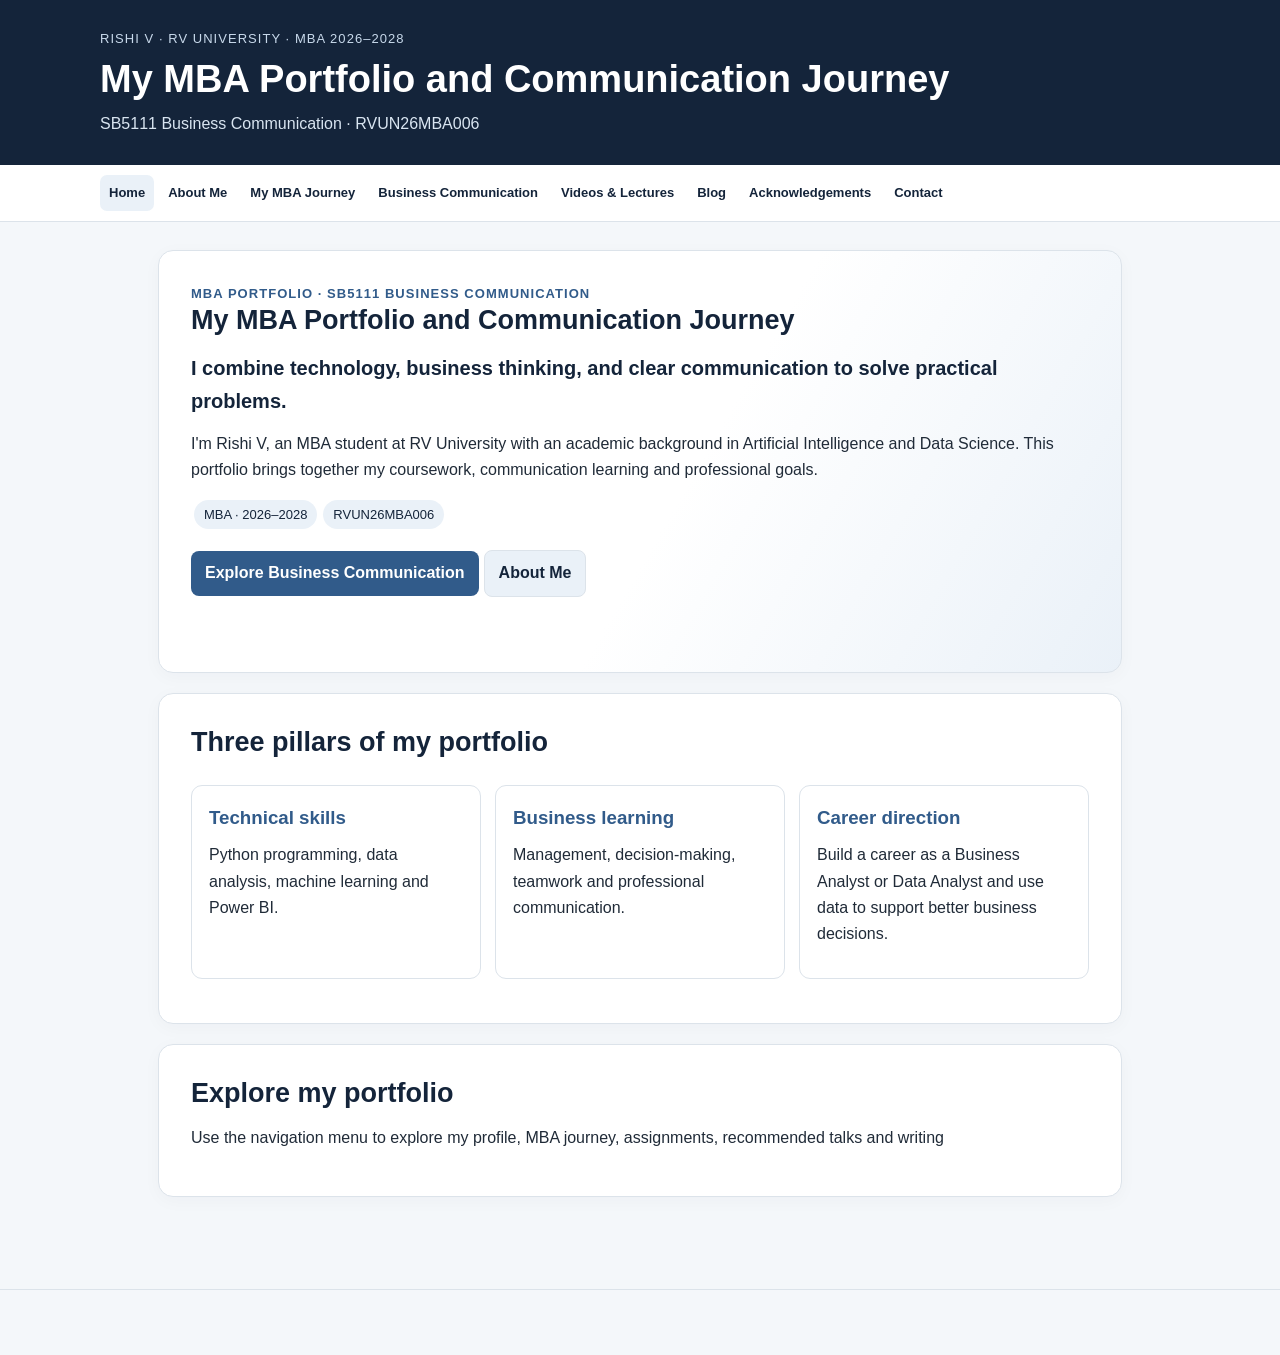
<file: index.html>
<!doctype html><html lang="en"><head><meta charset="utf-8"><meta name="viewport" content="width=device-width, initial-scale=1"><title>Home | Rishi V — MBA Portfolio</title><link rel="stylesheet" href="style.css"><meta name="description" content="Rishi V's MBA portfolio and SB5111 Business Communication learning journey at RV University."></head><body><header><div class="brand">Rishi V · RV University · MBA 2026–2028</div><h1>My MBA Portfolio and Communication Journey</h1><p>SB5111 Business Communication · RVUN26MBA006</p></header><nav aria-label="Main navigation"><a href="index.html" class="active">Home</a><a href="about-me.html">About Me</a><a href="mba-journey.html">My MBA Journey</a><a href="business-communication.html">Business Communication</a><a href="recommended-videos.html">Videos & Lectures</a><a href="blog.html">Blog</a><a href="acknowledgements.html">Acknowledgements</a><a href="contact.html">Contact</a></nav><main>
<section class="hero"><div><div class="eyebrow">MBA Portfolio · SB5111 Business Communication</div><h2>My MBA Portfolio and Communication Journey</h2><p class="tagline">I combine technology, business thinking, and clear communication to solve practical problems.</p><p>I'm Rishi V, an MBA student at RV University with an academic background in Artificial Intelligence and Data Science. This portfolio brings together my coursework, communication learning and professional goals.</p><p><span class="pill">MBA · 2026–2028</span><span class="pill">RVUN26MBA006</span></p><a class="button" href="business-communication.html">Explore Business Communication</a><a class="button secondary" href="about-me.html">About Me</a></div><div></div><p class="muted"></p></div></section>
<section class="card"><h2>Three pillars of my portfolio</h2><div class="grid"><div class="mini"><h3>Technical skills</h3><p>Python programming, data analysis, machine learning and Power BI.</p></div><div class="mini"><h3>Business learning</h3><p>Management, decision-making, teamwork and professional communication.</p></div><div class="mini"><h3>Career direction</h3><p>Build a career as a Business Analyst or Data Analyst and use data to support better business decisions.</p></div></div></section>
<section class="card"><h2>Explore my portfolio</h2><p>Use the navigation menu to explore my profile, MBA journey, assignments, recommended talks and writing</p></section></main><footer><br></footer></body></html>
</file>
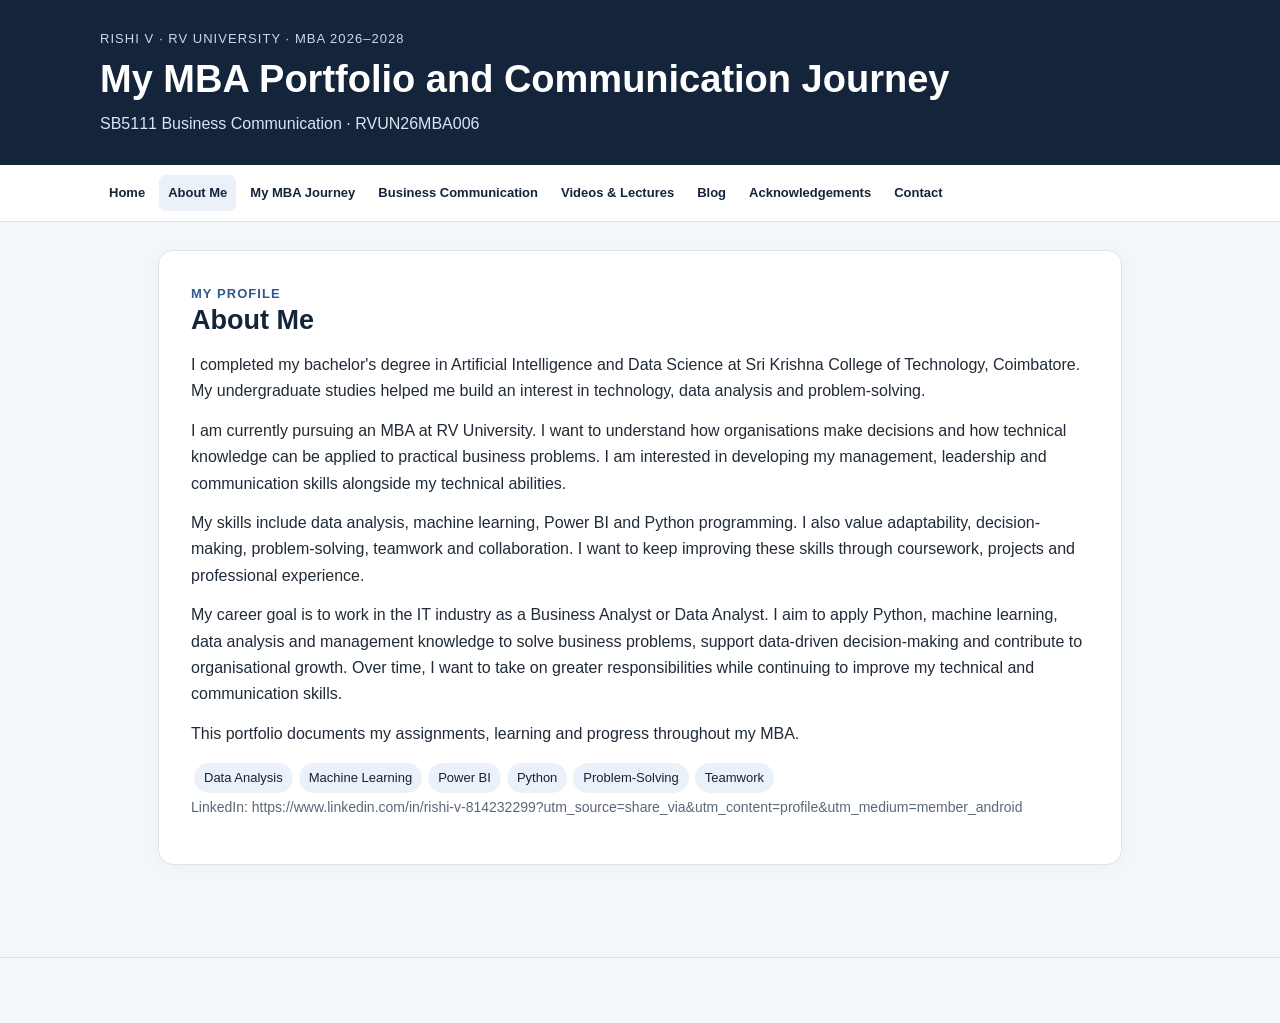
<file: about-me.html>
<!doctype html><html lang="en"><head><meta charset="utf-8"><meta name="viewport" content="width=device-width, initial-scale=1"><title>About Me | Rishi V — MBA Portfolio</title><link rel="stylesheet" href="style.css"><meta name="description" content="Rishi V's MBA portfolio and SB5111 Business Communication learning journey at RV University."></head><body><header><div class="brand">Rishi V · RV University · MBA 2026–2028</div><h1>My MBA Portfolio and Communication Journey</h1><p>SB5111 Business Communication · RVUN26MBA006</p></header><nav aria-label="Main navigation"><a href="index.html">Home</a><a href="about-me.html" class="active">About Me</a><a href="mba-journey.html">My MBA Journey</a><a href="business-communication.html">Business Communication</a><a href="recommended-videos.html">Videos & Lectures</a><a href="blog.html">Blog</a><a href="acknowledgements.html">Acknowledgements</a><a href="contact.html">Contact</a></nav><main>
<section class="card"><div class="eyebrow">My profile</div><h2>About Me</h2><p>I completed my bachelor's degree in Artificial Intelligence and Data Science at Sri Krishna College of Technology, Coimbatore. My undergraduate studies helped me build an interest in technology, data analysis and problem-solving.</p><p>I am currently pursuing an MBA at RV University. I want to understand how organisations make decisions and how technical knowledge can be applied to practical business problems. I am interested in developing my management, leadership and communication skills alongside my technical abilities.</p><p>My skills include data analysis, machine learning, Power BI and Python programming. I also value adaptability, decision-making, problem-solving, teamwork and collaboration. I want to keep improving these skills through coursework, projects and professional experience.</p><p>My career goal is to work in the IT industry as a Business Analyst or Data Analyst. I aim to apply Python, machine learning, data analysis and management knowledge to solve business problems, support data-driven decision-making and contribute to organisational growth. Over time, I want to take on greater responsibilities while continuing to improve my technical and communication skills.</p><p>This portfolio documents my assignments, learning and progress throughout my MBA.</p><div><span class="pill">Data Analysis</span><span class="pill">Machine Learning</span><span class="pill">Power BI</span><span class="pill">Python</span><span class="pill">Problem-Solving</span><span class="pill">Teamwork</span></div><p class="muted">LinkedIn: https://www.linkedin.com/in/rishi-v-814232299?utm_source=share_via&utm_content=profile&utm_medium=member_android</p></section></main><footer><br></footer></body></html>
</file>
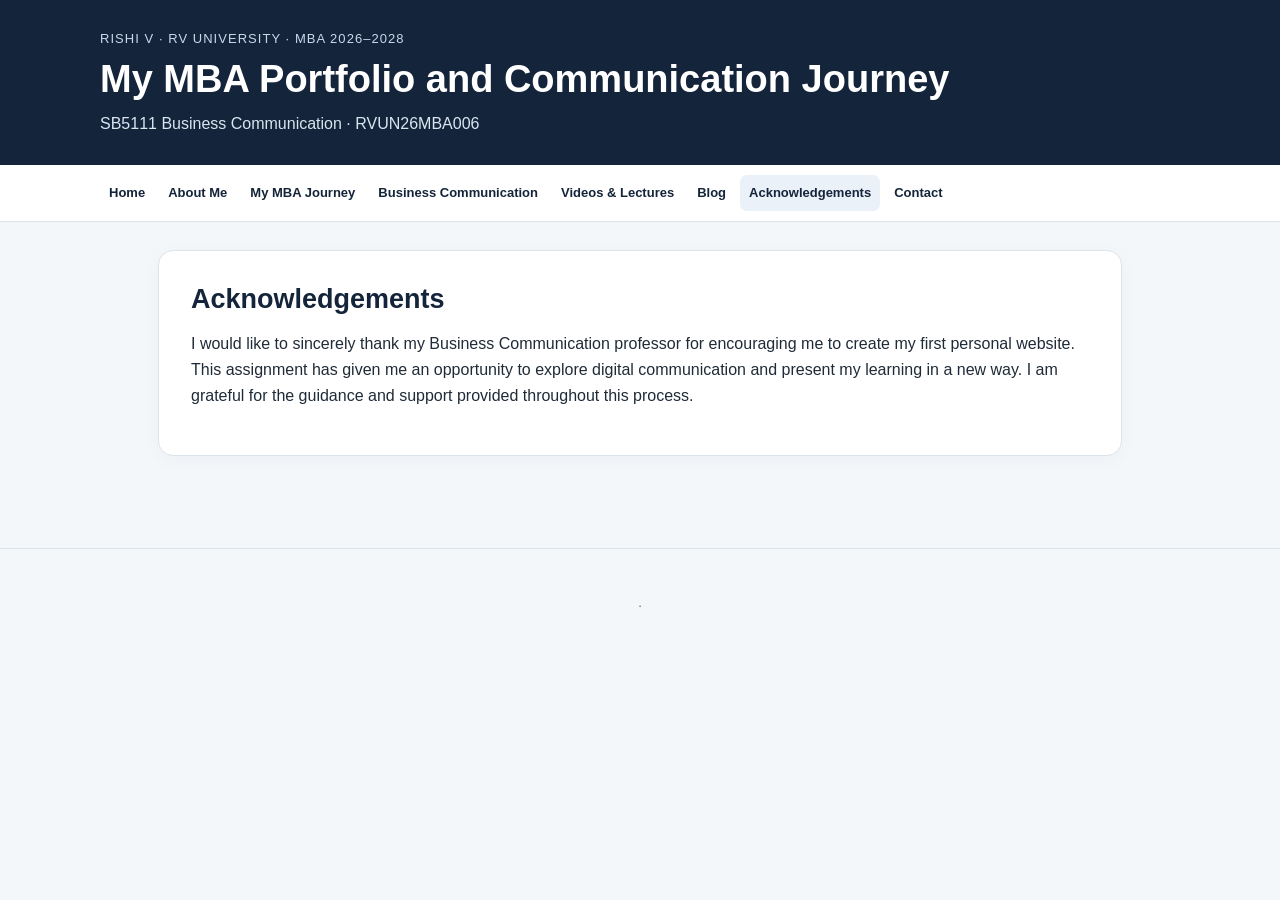
<file: acknowledgements.html>
<!doctype html><html lang="en"><head><meta charset="utf-8"><meta name="viewport" content="width=device-width, initial-scale=1"><title>Acknowledgements | Rishi V — MBA Portfolio</title><link rel="stylesheet" href="style.css"><meta name="description" content="Rishi V's MBA portfolio and SB5111 Business Communication learning journey at RV University."></head><body><header><div class="brand">Rishi V · RV University · MBA 2026–2028</div><h1>My MBA Portfolio and Communication Journey</h1><p>SB5111 Business Communication · RVUN26MBA006</p></header><nav aria-label="Main navigation"><a href="index.html">Home</a><a href="about-me.html">About Me</a><a href="mba-journey.html">My MBA Journey</a><a href="business-communication.html">Business Communication</a><a href="recommended-videos.html">Videos & Lectures</a><a href="blog.html">Blog</a></a><a href="acknowledgements.html" class="active">Acknowledgements</a><a href="contact.html">Contact</a></nav><main>
<section class="card"><h2>Acknowledgements</h2><p>I would like to sincerely thank my Business Communication professor for encouraging me to create my first personal website. This assignment has given me an opportunity to explore digital communication and present my learning in a new way. I am grateful for the guidance and support provided throughout this process.</p><p class="muted"></p></section></main><footer><br>.</footer></body></html>
</file>
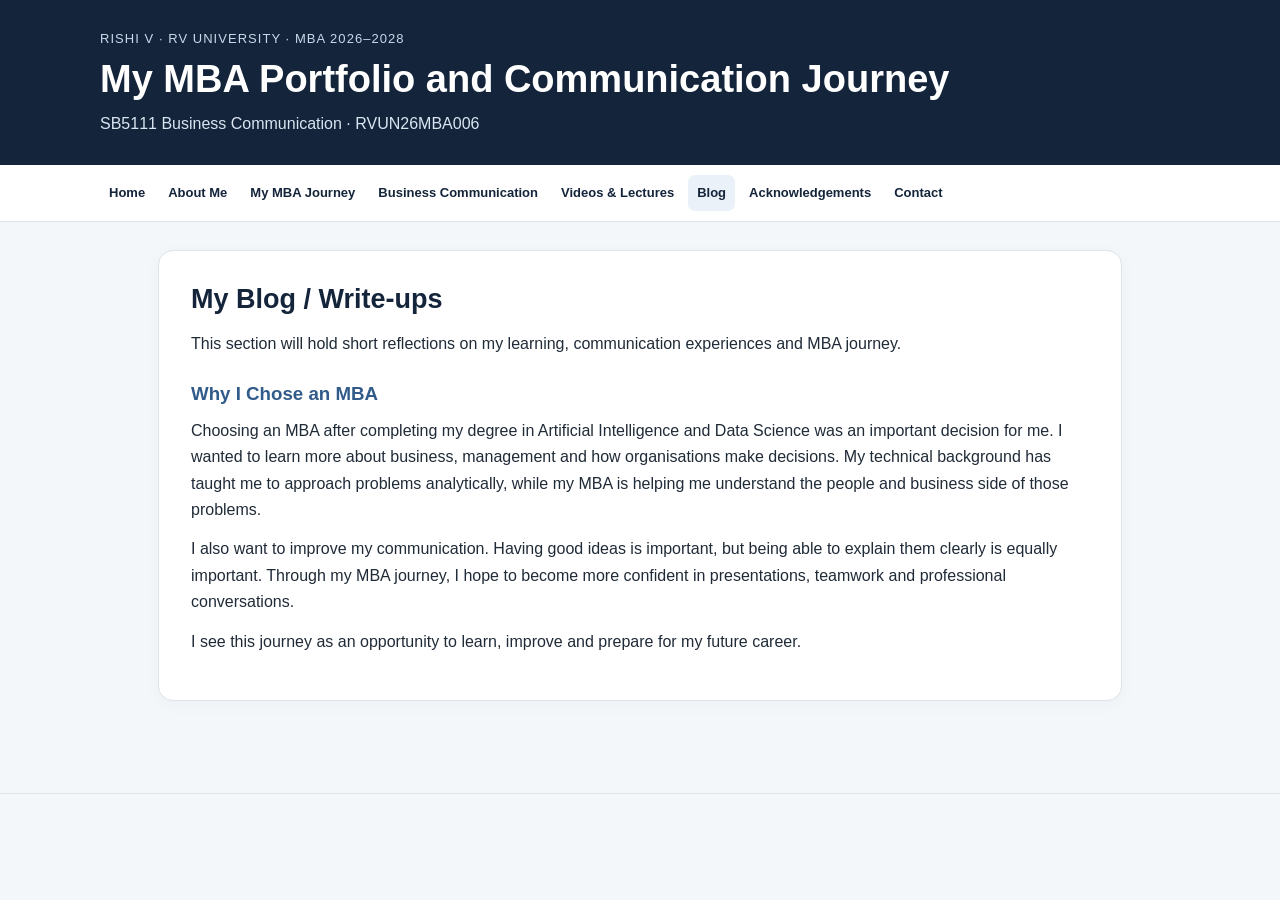
<file: blog.html>
<!doctype html><html lang="en"><head><meta charset="utf-8"><meta name="viewport" content="width=device-width, initial-scale=1"><title>My Blog / Write-ups | Rishi V — MBA Portfolio</title><link rel="stylesheet" href="style.css"><meta name="description" content="Rishi V's MBA portfolio and SB5111 Business Communication learning journey at RV University."></head><body><header><div class="brand">Rishi V · RV University · MBA 2026–2028</div><h1>My MBA Portfolio and Communication Journey</h1><p>SB5111 Business Communication · RVUN26MBA006</p></header><nav aria-label="Main navigation"><a href="index.html">Home</a><a href="about-me.html">About Me</a><a href="mba-journey.html">My MBA Journey</a><a href="business-communication.html">Business Communication</a><a href="recommended-videos.html">Videos & Lectures</a><a href="blog.html" class="active">Blog</a><a href="acknowledgements.html">Acknowledgements</a><a href="contact.html">Contact</a></nav><main>
<section class="card"><h2>My Blog / Write-ups</h2><p>This section will hold short reflections on my learning, communication experiences and MBA journey.</p><h3>Why I Chose an MBA</h3><p>Choosing an MBA after completing my degree in Artificial Intelligence and Data Science was an important decision for me. I wanted to learn more about business, management and how organisations make decisions. My technical background has taught me to approach problems analytically, while my MBA is helping me understand the people and business side of those problems.</p><p>I also want to improve my communication. Having good ideas is important, but being able to explain them clearly is equally important. Through my MBA journey, I hope to become more confident in presentations, teamwork and professional conversations.</p><p>I see this journey as an opportunity to learn, improve and prepare for my future career.</p><p class="muted"></p></section></main><footer><br></footer></body></html>
</file>
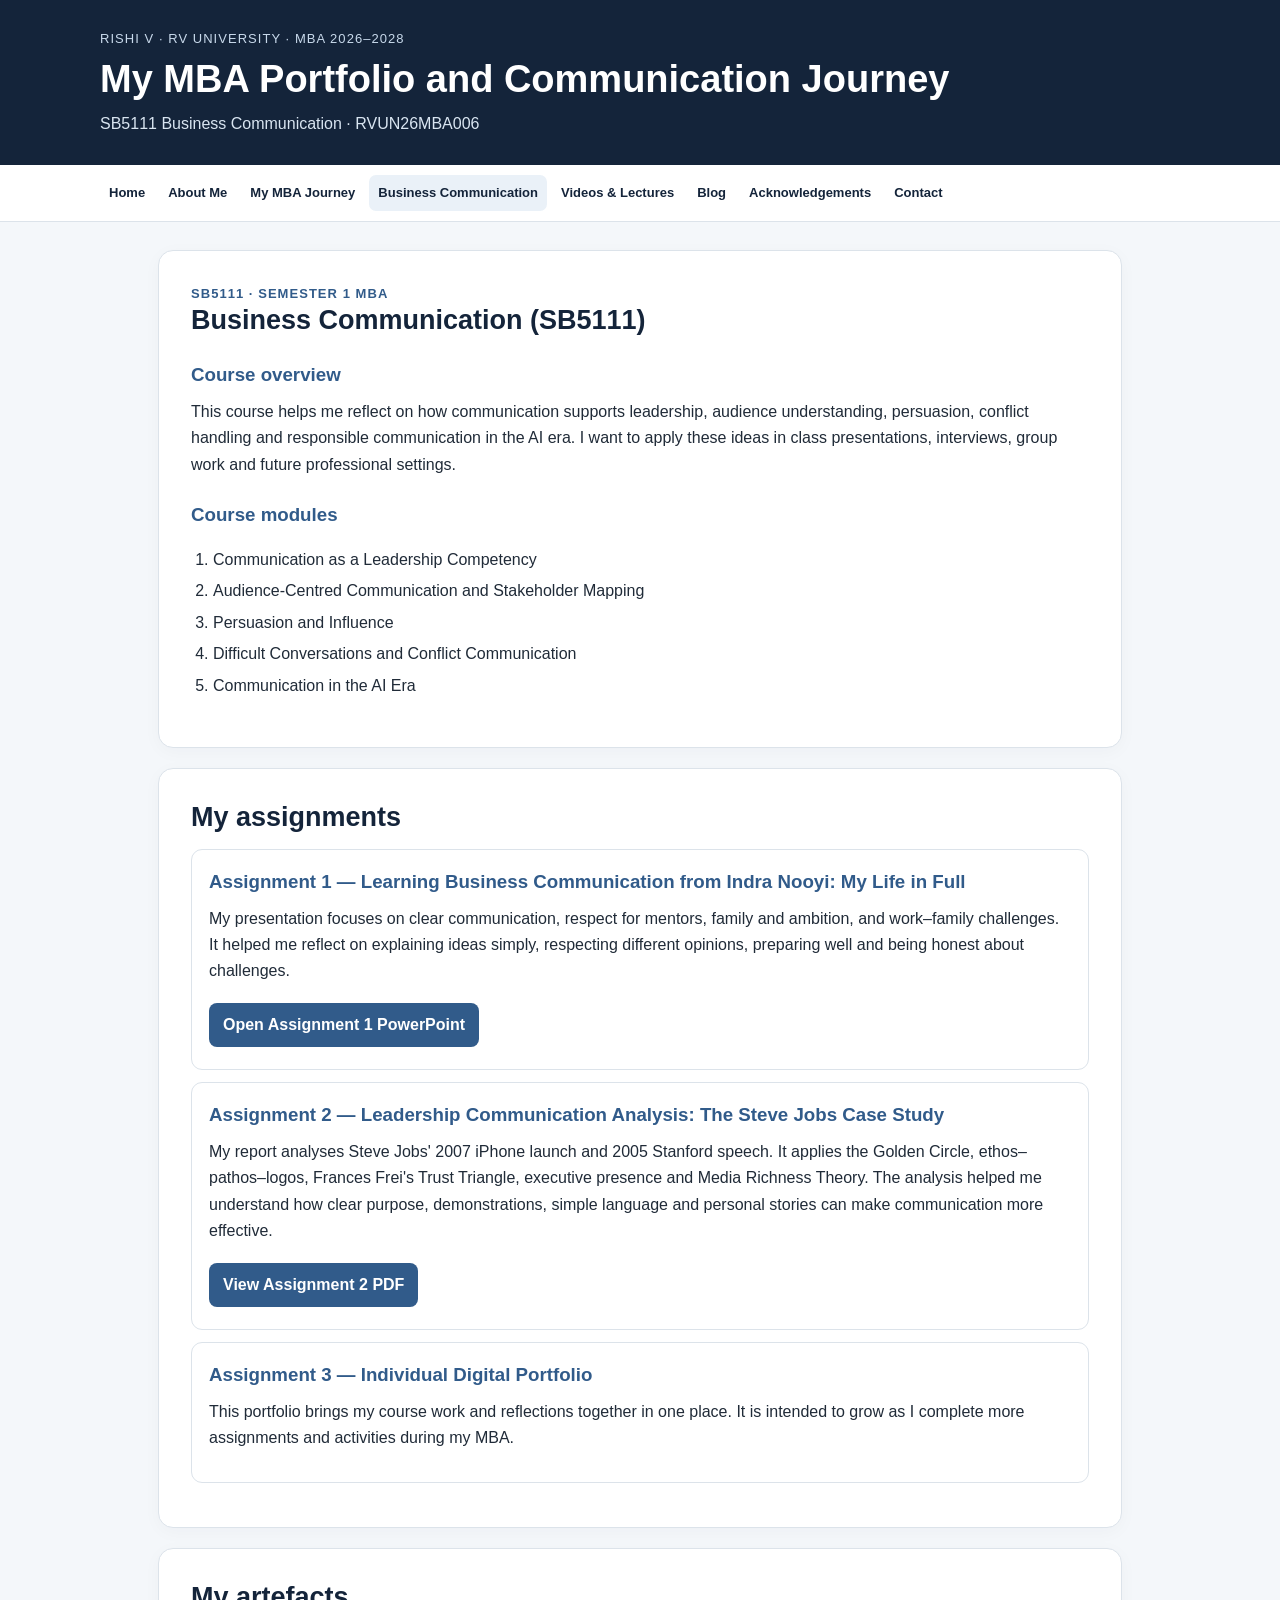
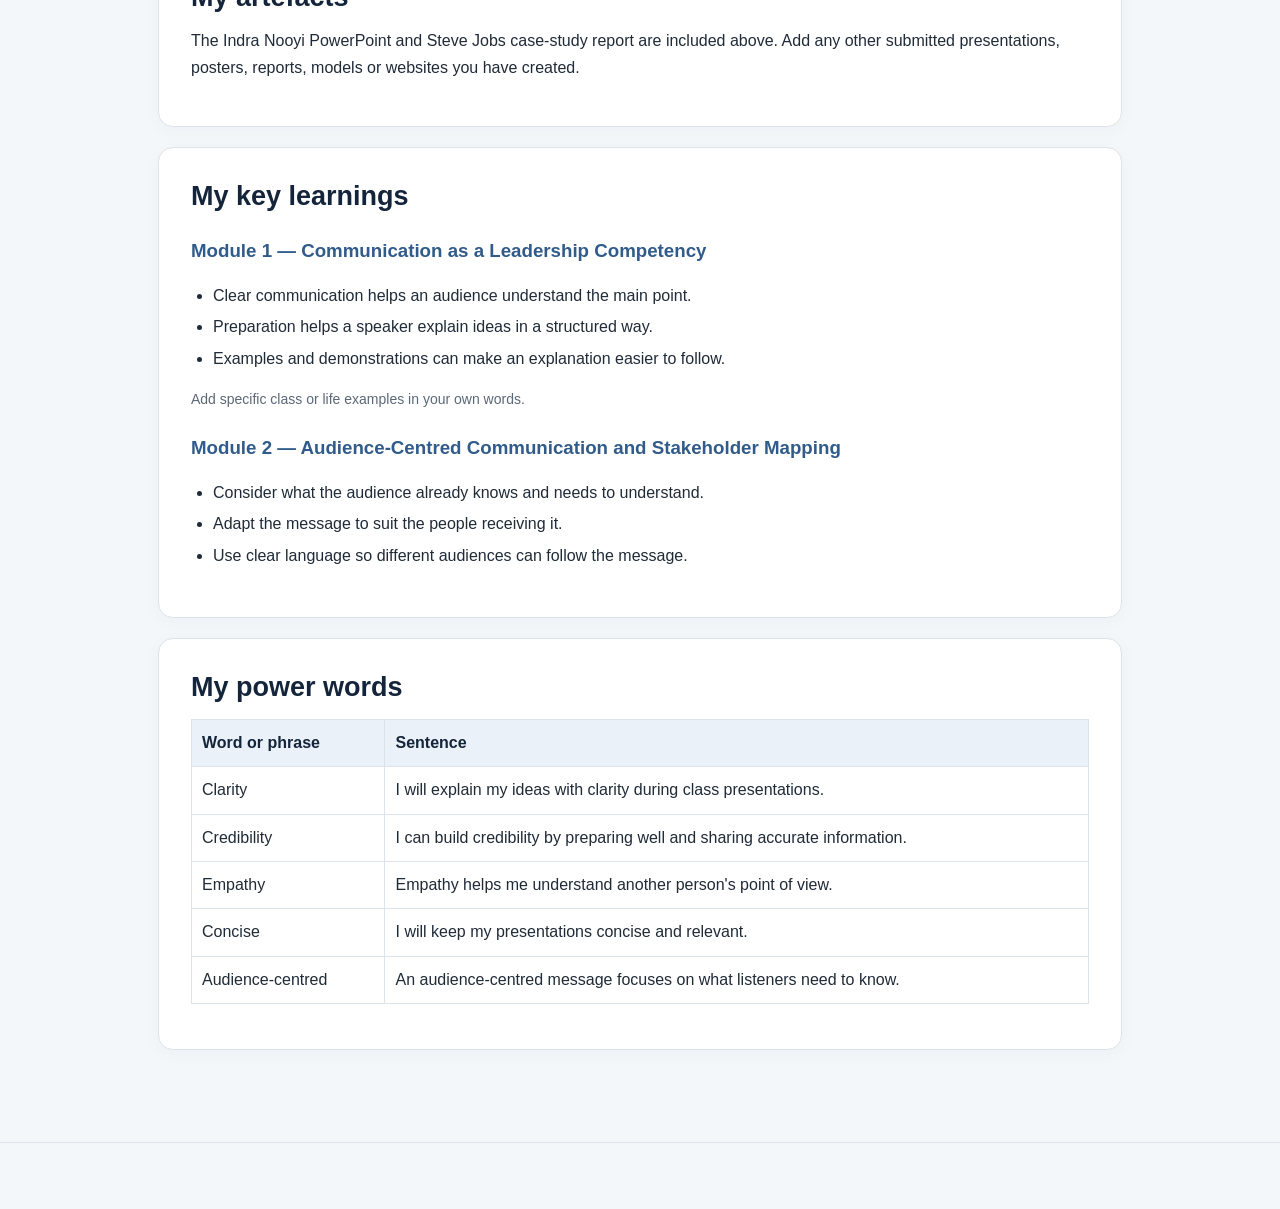
<file: business-communication.html>
<!doctype html><html lang="en"><head><meta charset="utf-8"><meta name="viewport" content="width=device-width, initial-scale=1"><title>Business Communication | Rishi V — MBA Portfolio</title><link rel="stylesheet" href="style.css"><meta name="description" content="Rishi V's MBA portfolio and SB5111 Business Communication learning journey at RV University."></head><body><header><div class="brand">Rishi V · RV University · MBA 2026–2028</div><h1>My MBA Portfolio and Communication Journey</h1><p>SB5111 Business Communication · RVUN26MBA006</p></header><nav aria-label="Main navigation"><a href="index.html">Home</a><a href="about-me.html">About Me</a><a href="mba-journey.html">My MBA Journey</a><a href="business-communication.html" class="active">Business Communication</a><a href="recommended-videos.html">Videos & Lectures</a><a href="blog.html">Blog</a><a href="acknowledgements.html">Acknowledgements</a><a href="contact.html">Contact</a></nav><main>
<section class="card"><div class="eyebrow">SB5111 · Semester 1 MBA</div><h2>Business Communication (SB5111)</h2><h3>Course overview</h3><p>This course helps me reflect on how communication supports leadership, audience understanding, persuasion, conflict handling and responsible communication in the AI era. I want to apply these ideas in class presentations, interviews, group work and future professional settings.</p><h3>Course modules</h3><ol><li>Communication as a Leadership Competency</li><li>Audience-Centred Communication and Stakeholder Mapping</li><li>Persuasion and Influence</li><li>Difficult Conversations and Conflict Communication</li><li>Communication in the AI Era</li></ol></section>
<section class="card"><h2>My assignments</h2><div class="mini"><h3>Assignment 1 — Learning Business Communication from Indra Nooyi: My Life in Full</h3><p>My presentation focuses on clear communication, respect for mentors, family and ambition, and work–family challenges. It helped me reflect on explaining ideas simply, respecting different opinions, preparing well and being honest about challenges.</p><a class="button" href="assets/Assignment_1_Indra_Nooyi.pptx" download>Open Assignment 1 PowerPoint</a></div><div class="mini"><h3>Assignment 2 — Leadership Communication Analysis: The Steve Jobs Case Study</h3><p>My report analyses Steve Jobs' 2007 iPhone launch and 2005 Stanford speech. It applies the Golden Circle, ethos–pathos–logos, Frances Frei's Trust Triangle, executive presence and Media Richness Theory. The analysis helped me understand how clear purpose, demonstrations, simple language and personal stories can make communication more effective.</p><a class="button" href="assets/Assignment_2_Steve_Jobs_Case_Study.pdf" target="_blank" rel="noopener">View Assignment 2 PDF</a></div><div class="mini"><h3>Assignment 3 — Individual Digital Portfolio</h3><p>This portfolio brings my course work and reflections together in one place. It is intended to grow as I complete more assignments and activities during my MBA.</p></div></section>
<section class="card"><h2>My artefacts</h2><p>The Indra Nooyi PowerPoint and Steve Jobs case-study report are included above. Add any other submitted presentations, posters, reports, models or websites you have created.</p></section>
<section class="card"><h2>My key learnings</h2><h3>Module 1 — Communication as a Leadership Competency</h3><ul><li>Clear communication helps an audience understand the main point.</li><li>Preparation helps a speaker explain ideas in a structured way.</li><li>Examples and demonstrations can make an explanation easier to follow.</li></ul><p class="muted">Add specific class or life examples in your own words.</p><h3>Module 2 — Audience-Centred Communication and Stakeholder Mapping</h3><ul><li>Consider what the audience already knows and needs to understand.</li><li>Adapt the message to suit the people receiving it.</li><li>Use clear language so different audiences can follow the message.</li></ul><p class="muted"></p></section>
<section class="card"><h2>My power words</h2><table><thead><tr><th>Word or phrase</th><th>Sentence</th></tr></thead><tbody><tr><td>Clarity</td><td>I will explain my ideas with clarity during class presentations.</td></tr><tr><td>Credibility</td><td>I can build credibility by preparing well and sharing accurate information.</td></tr><tr><td>Empathy</td><td>Empathy helps me understand another person's point of view.</td></tr><tr><td>Concise</td><td>I will keep my presentations concise and relevant.</td></tr><tr><td>Audience-centred</td><td>An audience-centred message focuses on what listeners need to know.</td></tr></tbody></table><p class="muted"></p></section></main><footer><br></footer></body></html>
</file>
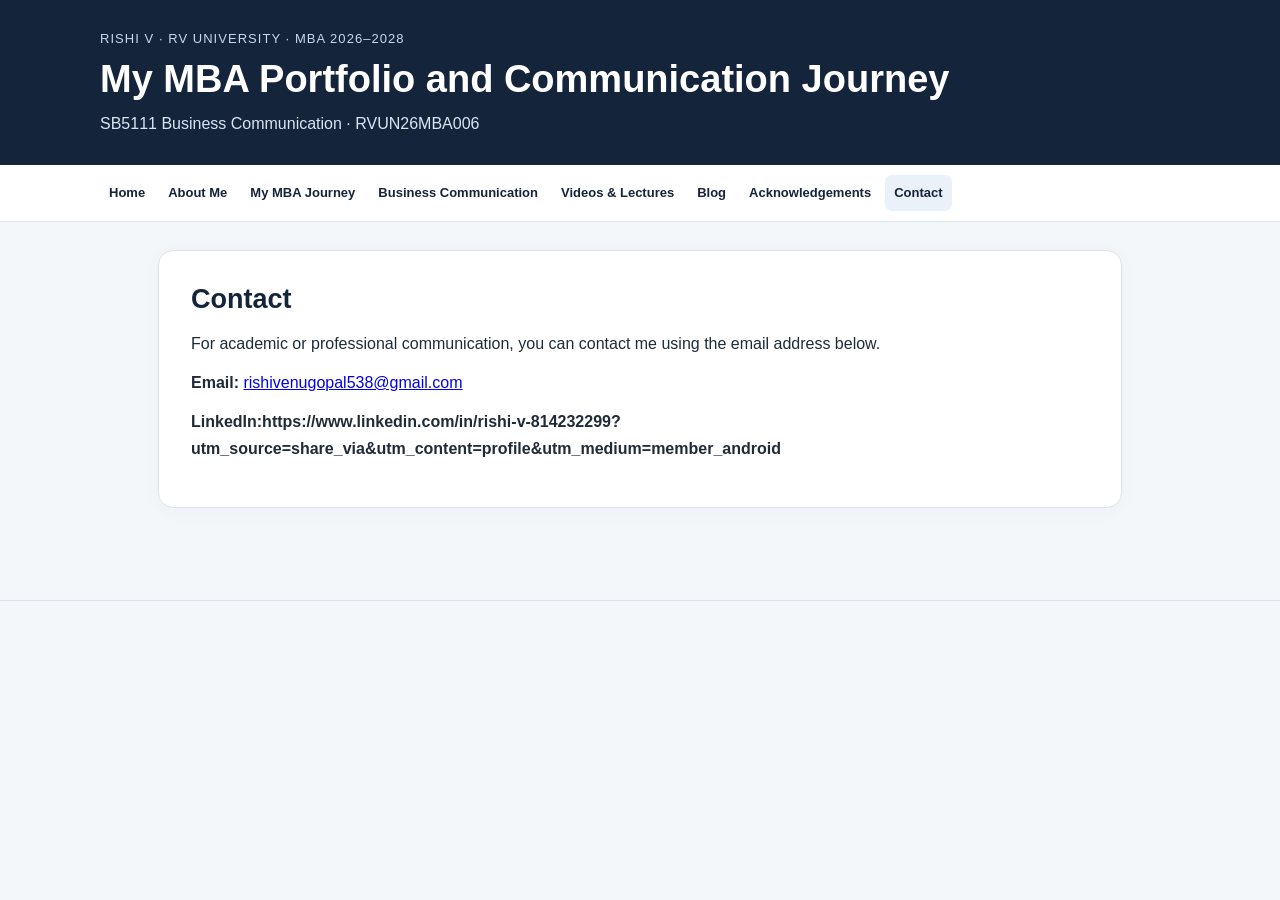
<file: contact.html>
<!doctype html><html lang="en"><head><meta charset="utf-8"><meta name="viewport" content="width=device-width, initial-scale=1"><title>Contact | Rishi V — MBA Portfolio</title><link rel="stylesheet" href="style.css"><meta name="description" content="Rishi V's MBA portfolio and SB5111 Business Communication learning journey at RV University."></head><body><header><div class="brand">Rishi V · RV University · MBA 2026–2028</div><h1>My MBA Portfolio and Communication Journey</h1><p>SB5111 Business Communication · RVUN26MBA006</p></header><nav aria-label="Main navigation"><a href="index.html">Home</a><a href="about-me.html">About Me</a><a href="mba-journey.html">My MBA Journey</a><a href="business-communication.html">Business Communication</a><a href="recommended-videos.html">Videos & Lectures</a><a href="blog.html">Blog</a><a href="acknowledgements.html">Acknowledgements</a><a href="contact.html" class="active">Contact</a></nav><main>
<section class="card"><h2>Contact</h2><p>For academic or professional communication, you can contact me using the email address below.</p><p><strong>Email:</strong> <a href="mailto:rishivenugopal538@gmail.com">rishivenugopal538@gmail.com</a></p><p><strong>LinkedIn:https://www.linkedin.com/in/rishi-v-814232299?utm_source=share_via&utm_content=profile&utm_medium=member_android</strong> </p><div ></div></section></main><footer><br></footer></body></html>
</file>
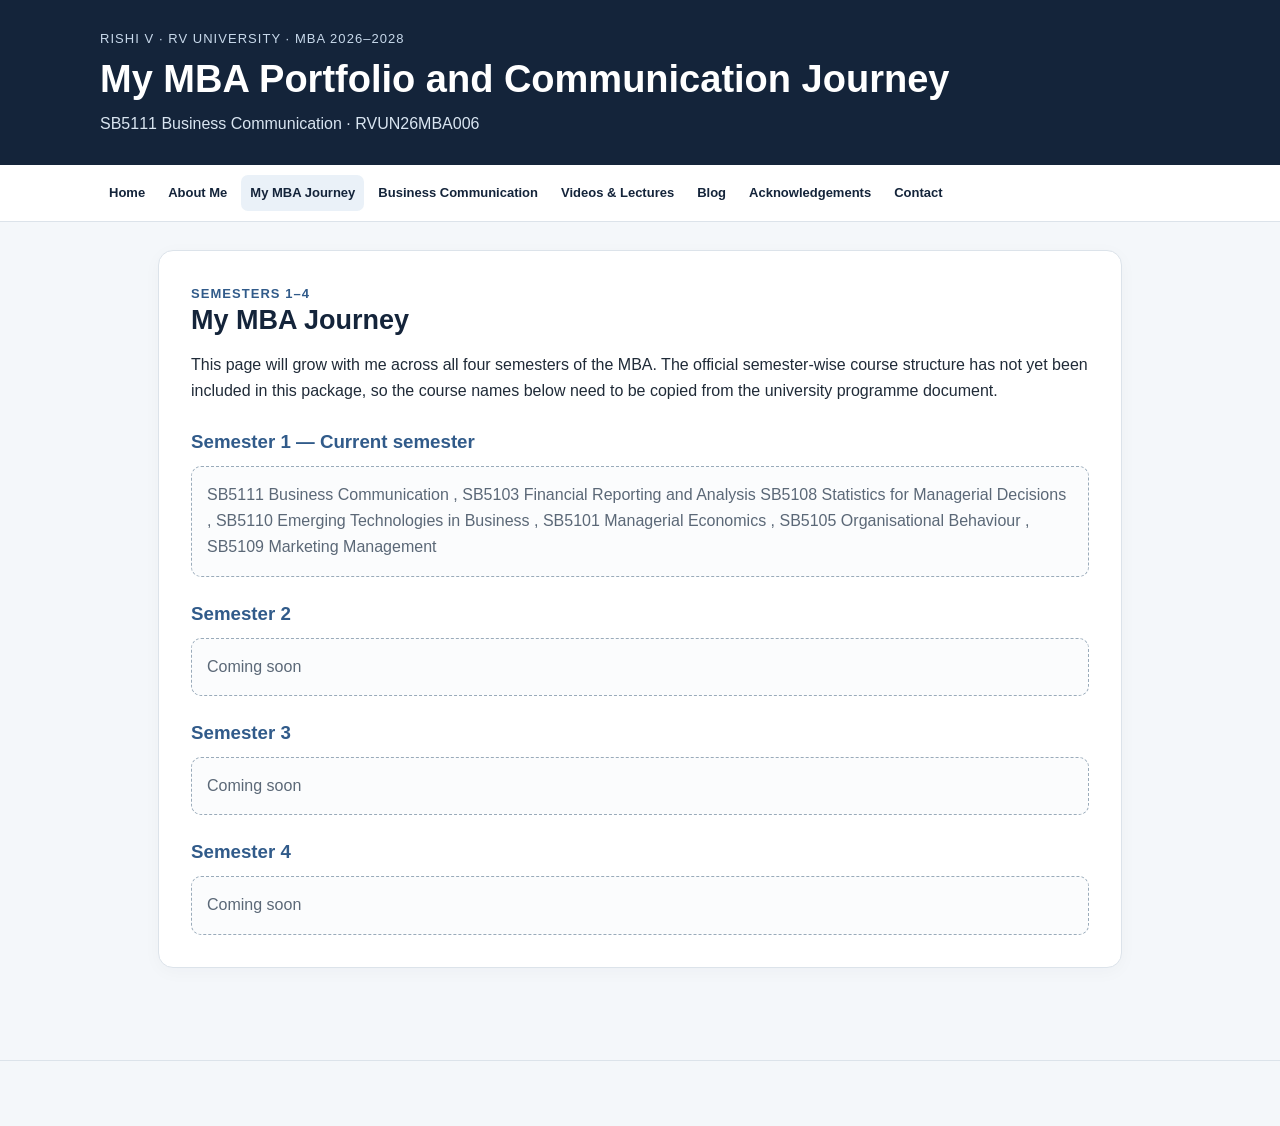
<file: mba-journey.html>
<!doctype html><html lang="en"><head><meta charset="utf-8"><meta name="viewport" content="width=device-width, initial-scale=1"><title>My MBA Journey | Rishi V — MBA Portfolio</title><link rel="stylesheet" href="style.css"><meta name="description" content="Rishi V's MBA portfolio and SB5111 Business Communication learning journey at RV University."></head><body><header><div class="brand">Rishi V · RV University · MBA 2026–2028</div><h1>My MBA Portfolio and Communication Journey</h1><p>SB5111 Business Communication · RVUN26MBA006</p></header><nav aria-label="Main navigation"><a href="index.html">Home</a><a href="about-me.html">About Me</a><a href="mba-journey.html" class="active">My MBA Journey</a><a href="business-communication.html">Business Communication</a><a href="recommended-videos.html">Videos & Lectures</a><a href="blog.html">Blog</a><a href="acknowledgements.html">Acknowledgements</a><a href="contact.html">Contact</a></nav><main>
<section class="card"><div class="eyebrow">Semesters 1–4</div><h2>My MBA Journey</h2><p>This page will grow with me across all four semesters of the MBA. The official semester-wise course structure has not yet been included in this package, so the course names below need to be copied from the university programme document.</p><h3>Semester 1 — Current semester</h3><div class="placeholder">SB5111  Business Communication , SB5103  Financial Reporting and Analysis  SB5108  Statistics for Managerial Decisions , SB5110  Emerging Technologies in Business , SB5101  Managerial Economics , SB5105  Organisational Behaviour , SB5109  Marketing Management</div><h3>Semester 2</h3><div class="placeholder">Coming soon</div><h3>Semester 3</h3><div class="placeholder">Coming soon</div><h3>Semester 4</h3><div class="placeholder">Coming soon</div></section></main><footer><br></footer></body></html>
</file>
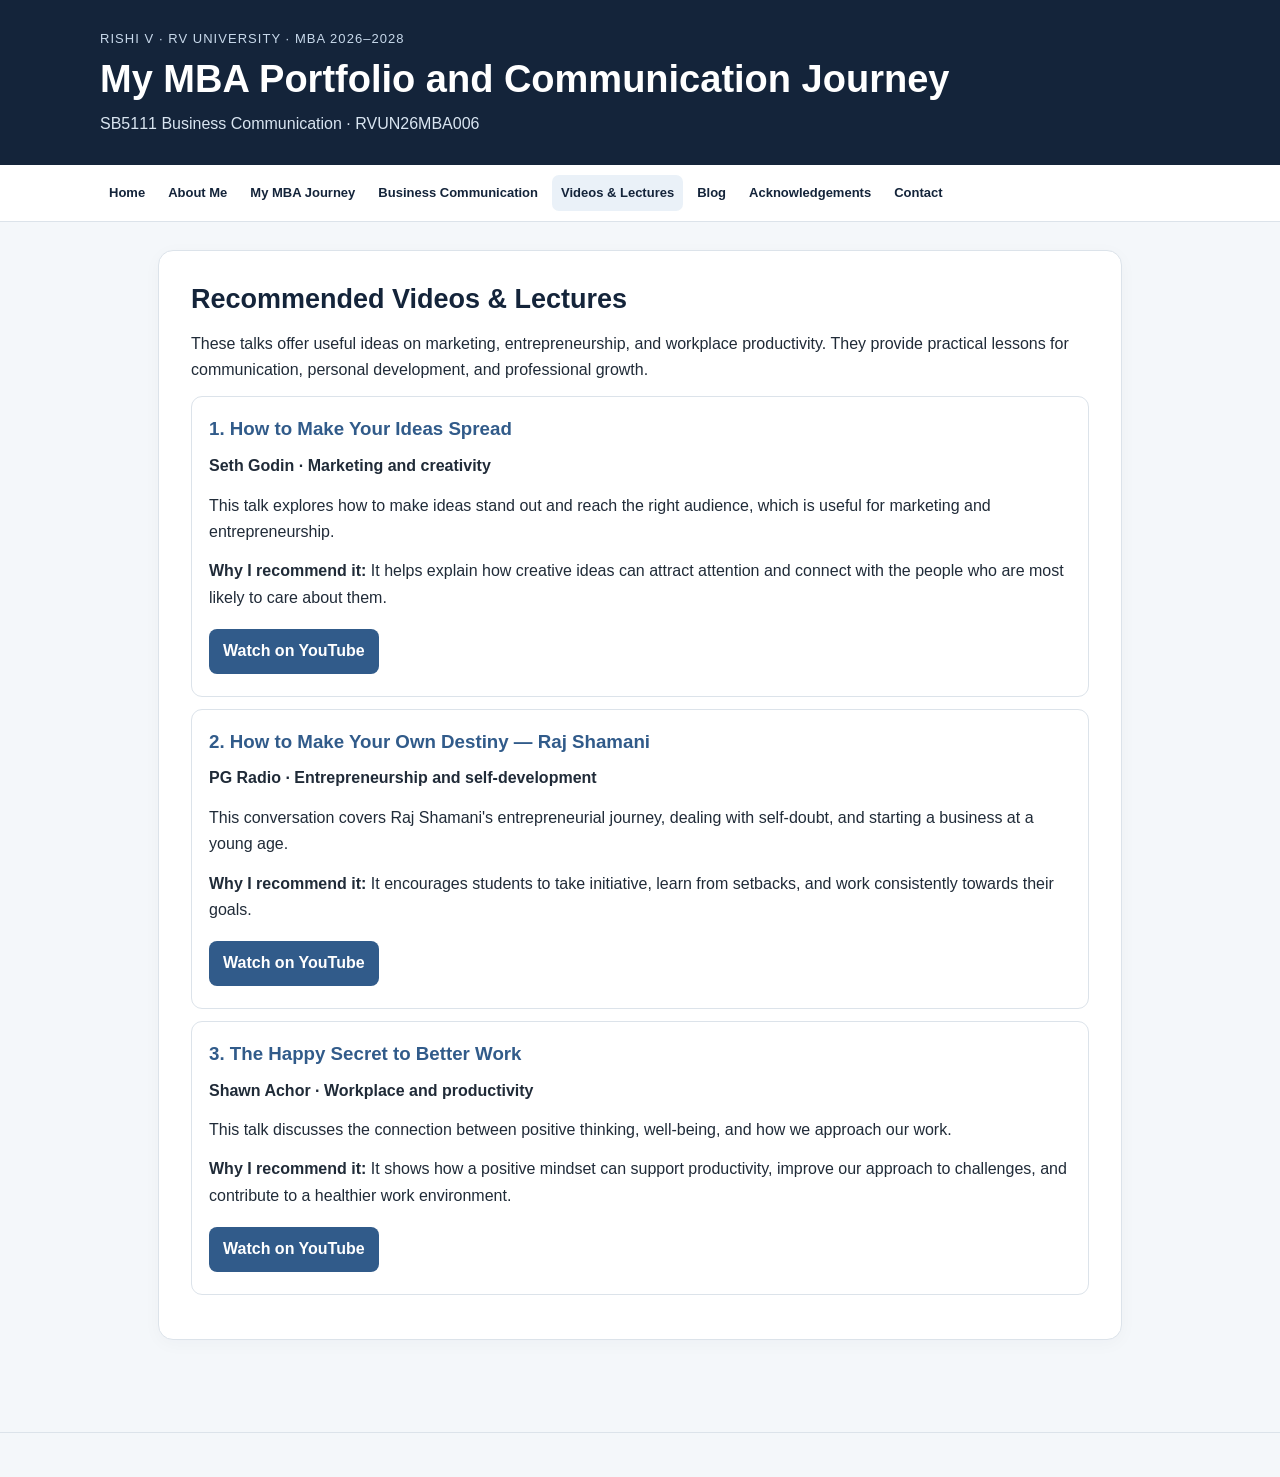
<file: recommended-videos.html>
<!DOCTYPE html>
<html lang="en">
<head>
  <meta charset="UTF-8">
  <meta name="viewport" content="width=device-width, initial-scale=1.0">
  <title>Recommended Videos | Rishi V</title>
  <link rel="stylesheet" href="style.css">
</head>

<body>
  <header>
    <div class="brand">
      Rishi V · RV University · MBA 2026–2028
    </div>
    <h1>My MBA Portfolio and Communication Journey</h1>
    <p>SB5111 Business Communication · RVUN26MBA006</p>
  </header>

  <nav aria-label="Main navigation">
    <a href="index.html">Home</a>
    <a href="about-me.html">About Me</a>
    <a href="mba-journey.html">My MBA Journey</a>
    <a href="business-communication.html">Business Communication</a>
    <a href="recommended-videos.html" class="active">
      Videos &amp; Lectures
    </a>
    <a href="blog.html">Blog</a>
    <a href="acknowledgements.html">Acknowledgements</a>
    <a href="contact.html">Contact</a>
  </nav>

  <main>
    <section class="card">
      <h2>Recommended Videos &amp; Lectures</h2>

      <p>
        These talks offer useful ideas on marketing, entrepreneurship,
        and workplace productivity. They provide practical lessons
        for communication, personal development, and professional growth.
      </p>

      <div class="mini">
        <h3>1. How to Make Your Ideas Spread</h3>
        <p><strong>Seth Godin · Marketing and creativity</strong></p>

        <p>
          This talk explores how to make ideas stand out and reach the
          right audience, which is useful for marketing and entrepreneurship.
        </p>

        <p>
          <strong>Why I recommend it:</strong>
          It helps explain how creative ideas can attract attention
          and connect with the people who are most likely to care about them.
        </p>

        <a class="button"
           href="https://www.youtube.com/watch?v=xBIVlM435Zg"
           target="_blank"
           rel="noopener noreferrer">
          Watch on YouTube
        </a>
      </div>

      <div class="mini">
        <h3>2. How to Make Your Own Destiny — Raj Shamani</h3>
        <p><strong>PG Radio · Entrepreneurship and self-development</strong></p>

        <p>
          This conversation covers Raj Shamani's entrepreneurial journey,
          dealing with self-doubt, and starting a business at a young age.
        </p>

        <p>
          <strong>Why I recommend it:</strong>
          It encourages students to take initiative, learn from setbacks,
          and work consistently towards their goals.
        </p>

        <a class="button"
           href="https://www.youtube.com/watch?v=sW1fdVOu6Pc"
           target="_blank"
           rel="noopener noreferrer">
          Watch on YouTube
        </a>
      </div>

      <div class="mini">
        <h3>3. The Happy Secret to Better Work</h3>
        <p><strong>Shawn Achor · Workplace and productivity</strong></p>

        <p>
          This talk discusses the connection between positive thinking,
          well-being, and how we approach our work.
        </p>

        <p>
          <strong>Why I recommend it:</strong>
          It shows how a positive mindset can support productivity,
          improve our approach to challenges, and contribute to
          a healthier work environment.
        </p>

        <a class="button"
           href="https://www.youtube.com/watch?v=fLJsdqxnZb0"
           target="_blank"
           rel="noopener noreferrer">
          Watch on YouTube
        </a>
      </div>

    </section>
  </main>

  <footer></footer>
</body>
</html>
</file>
<file: style.css>
:root{--navy:#14243a;--blue:#315b8a;--sky:#eaf1f8;--ink:#202b38;--muted:#5b6877;--line:#dce3ea}
*{box-sizing:border-box}body{margin:0;background:#f4f7fa;color:var(--ink);font:16px/1.65 Arial,Helvetica,sans-serif}
header{background:var(--navy);color:white;padding:28px max(20px,calc((100% - 1080px)/2))}header h1{margin:8px 0;font-size:clamp(26px,4vw,38px);line-height:1.2}header p{margin:0;color:#d9e5f1}.brand{font-size:13px;text-transform:uppercase;letter-spacing:.08em;color:#c8d9eb}
nav{background:#fff;border-bottom:1px solid var(--line);padding:10px max(12px,calc((100% - 1080px)/2));display:flex;gap:5px;flex-wrap:wrap;position:sticky;top:0;z-index:5}nav a{color:var(--navy);text-decoration:none;font-size:13px;font-weight:bold;padding:7px 9px;border-radius:7px}nav a:hover,nav a.active{background:var(--sky)}
main{max-width:1000px;margin:28px auto;padding:0 18px 44px}.hero,.card{background:white;border:1px solid var(--line);border-radius:15px;padding:clamp(20px,4vw,32px);margin-bottom:20px;box-shadow:0 4px 18px #14243a08}.hero{background:linear-gradient(120deg,#fff 55%,#eaf1f8)}.eyebrow{font-size:13px;text-transform:uppercase;letter-spacing:.08em;color:var(--blue);font-weight:bold}h2{color:var(--navy);font-size:27px;line-height:1.25;margin:0 0 14px}h3{color:var(--blue);margin:22px 0 8px}p{margin:0 0 13px}ul,ol{padding-left:22px}li{margin:5px 0}.pill{display:inline-block;background:var(--sky);color:var(--navy);padding:4px 10px;border-radius:30px;font-size:13px;margin:3px}.tagline{font-size:20px;color:var(--navy);font-weight:bold}.button{display:inline-block;background:var(--blue);color:white;text-decoration:none;padding:9px 14px;border-radius:8px;font-weight:bold;margin:5px 5px 5px 0}.button.secondary{background:var(--sky);color:var(--navy);border:1px solid var(--line)}.grid{display:grid;grid-template-columns:repeat(auto-fit,minmax(200px,1fr));gap:14px}.mini{background:white;border:1px solid var(--line);padding:17px;border-radius:11px;margin:12px 0}.mini h3{margin-top:0}.note{background:#fff8e8;border-left:4px solid #d6a243;padding:13px 16px;border-radius:5px;margin:15px 0}.muted{color:var(--muted);font-size:14px}.placeholder{border:1px dashed #9aabba;padding:15px;border-radius:10px;background:#fbfcfd;color:var(--muted)}table{width:100%;border-collapse:collapse;background:#fff}th,td{border:1px solid var(--line);padding:10px;text-align:left;vertical-align:top}th{background:var(--sky);color:var(--navy)}footer{text-align:center;color:var(--muted);font-size:13px;padding:22px;border-top:1px solid var(--line)}.profile{width:112px;height:112px;border-radius:50%;background:#dfe8f1;display:flex;align-items:center;justify-content:center;color:var(--navy);font-size:32px;font-weight:bold;border:4px solid white}
@media(min-width:720px){.hero{display:grid;grid-template-columns:1fr auto;gap:25px;align-items:center}}
</file>
